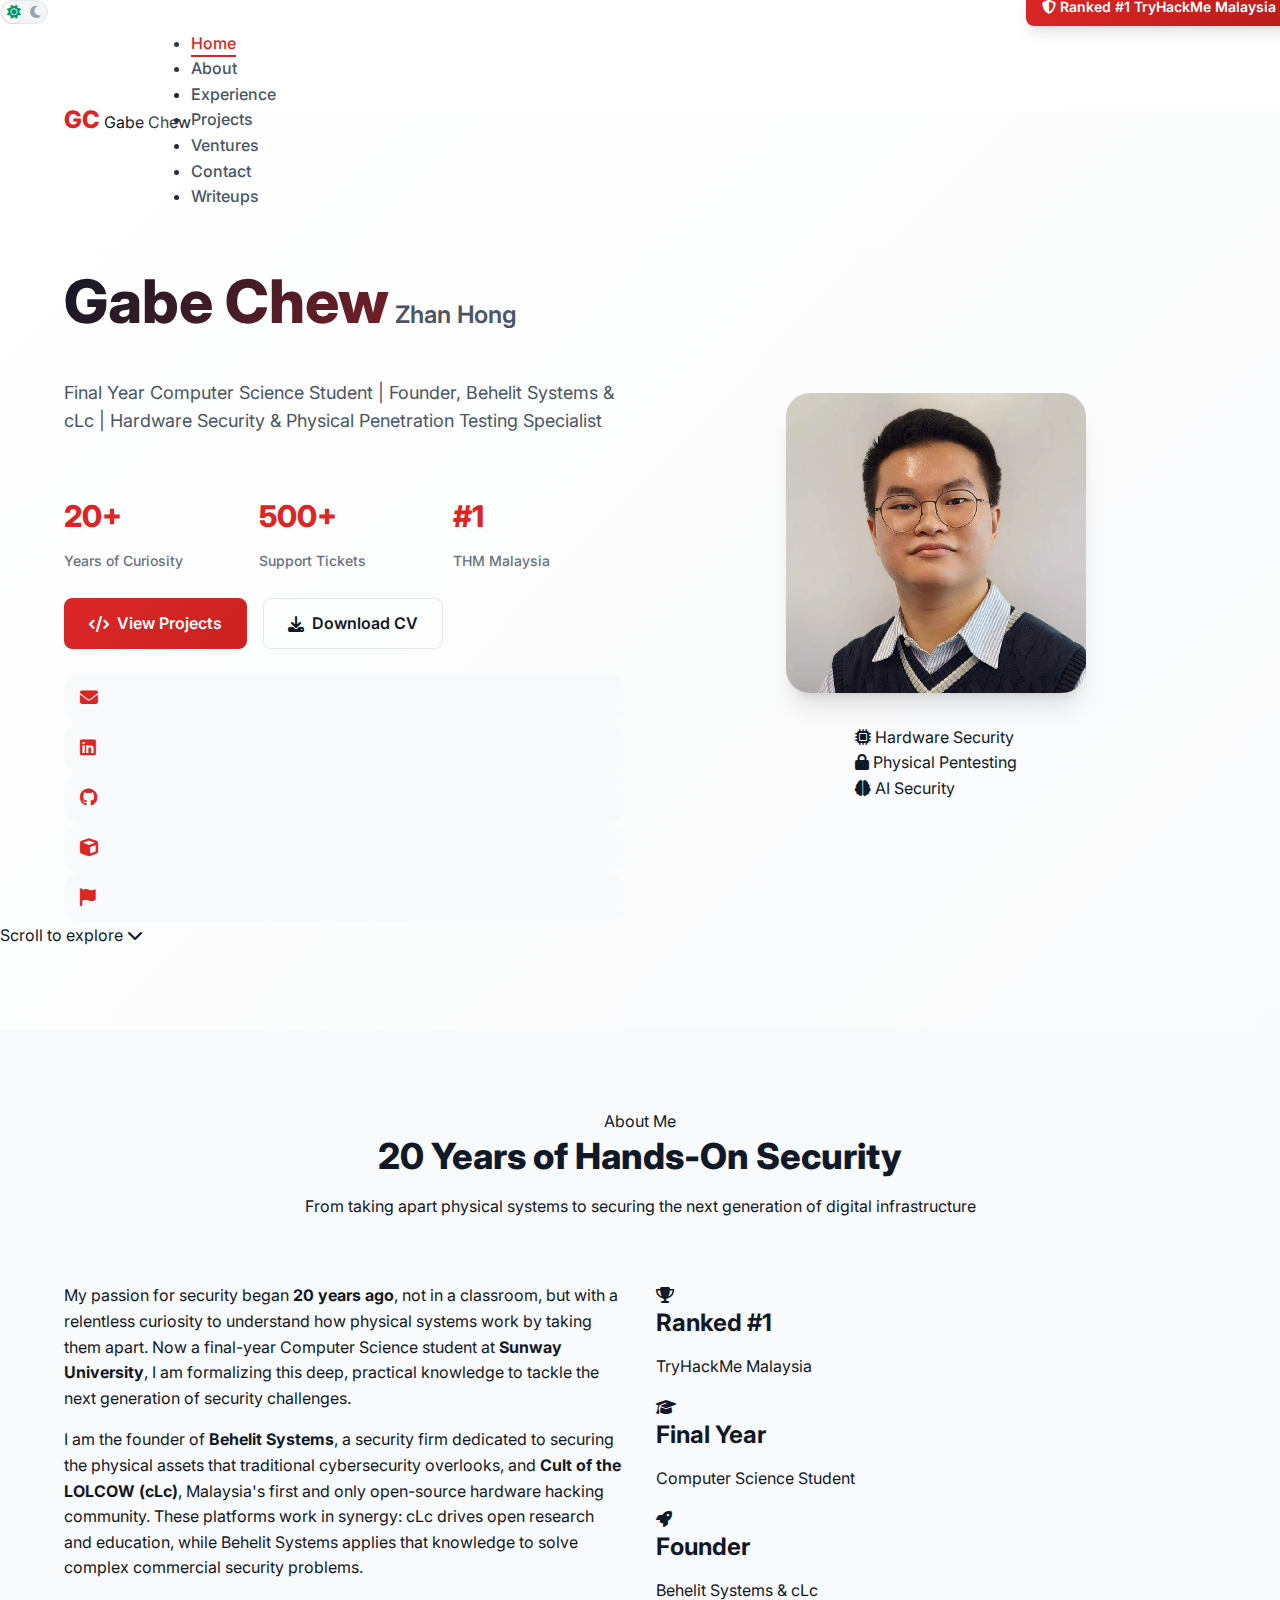
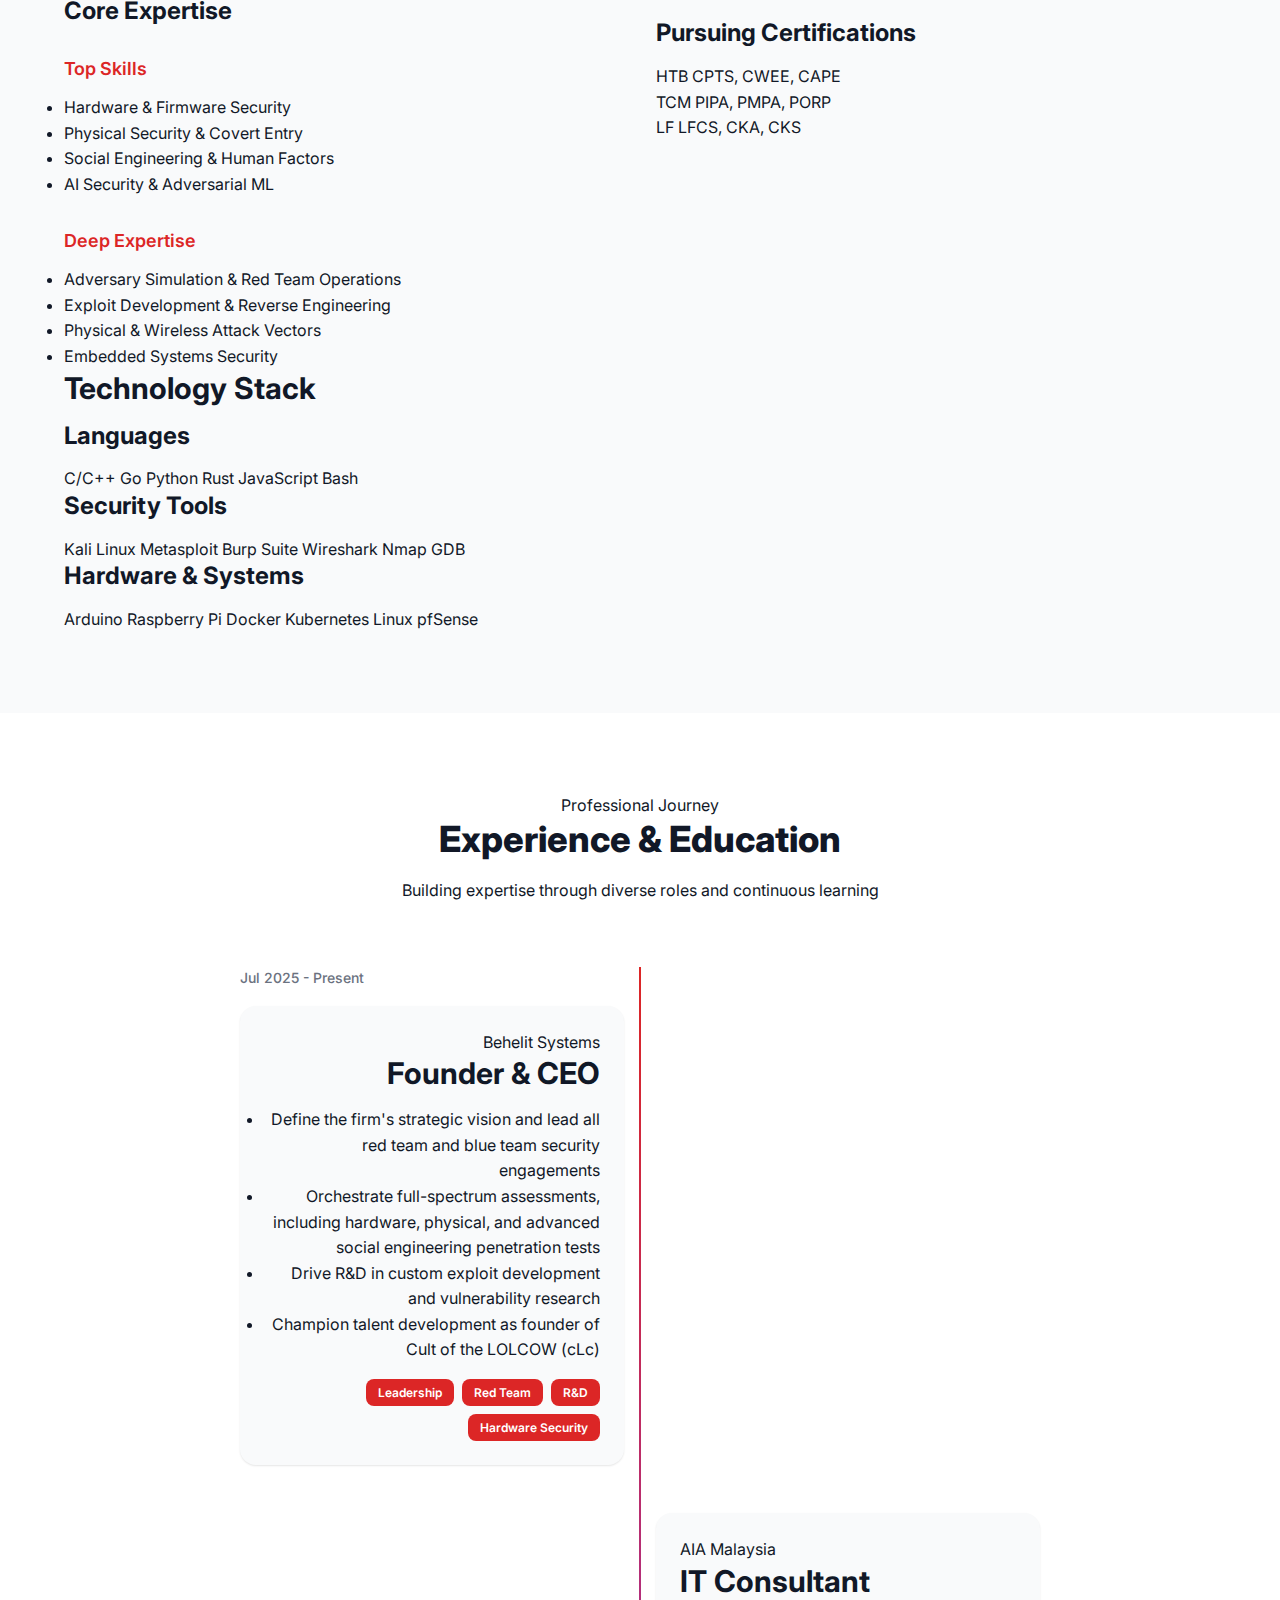
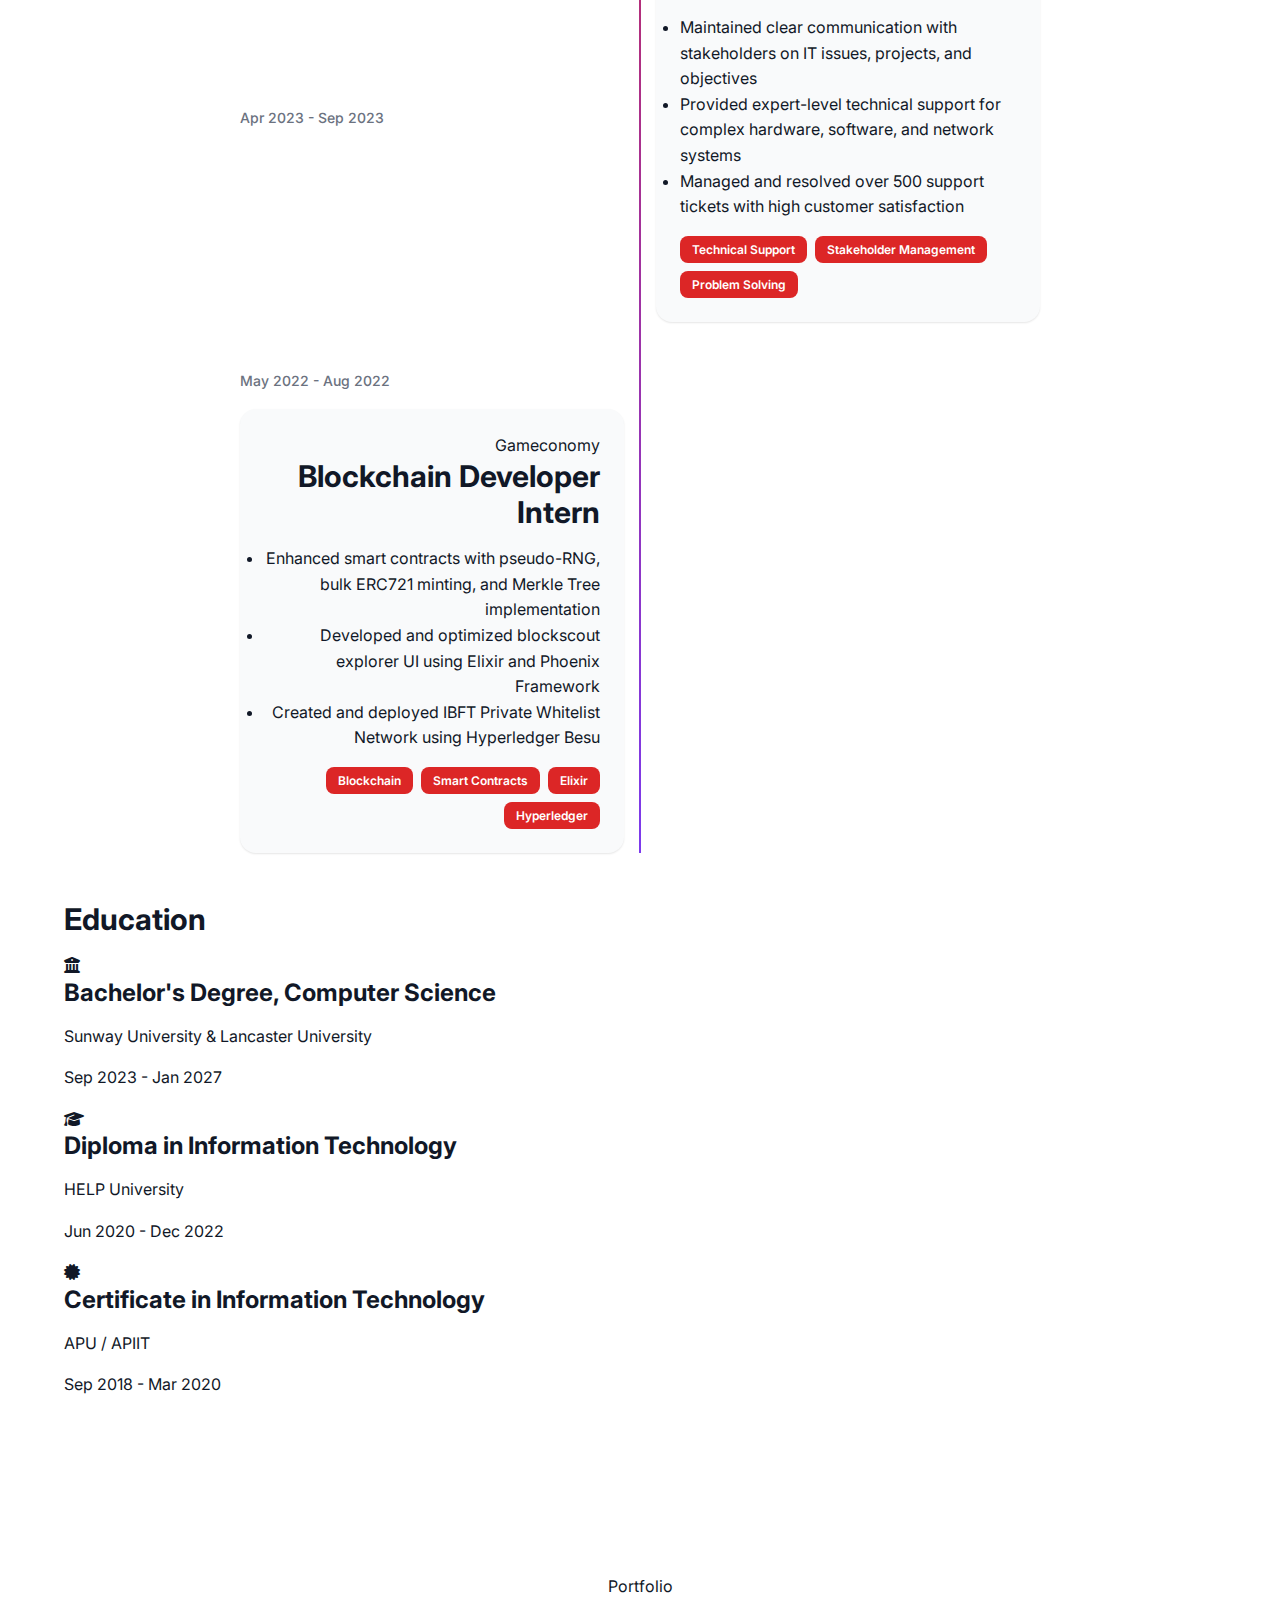
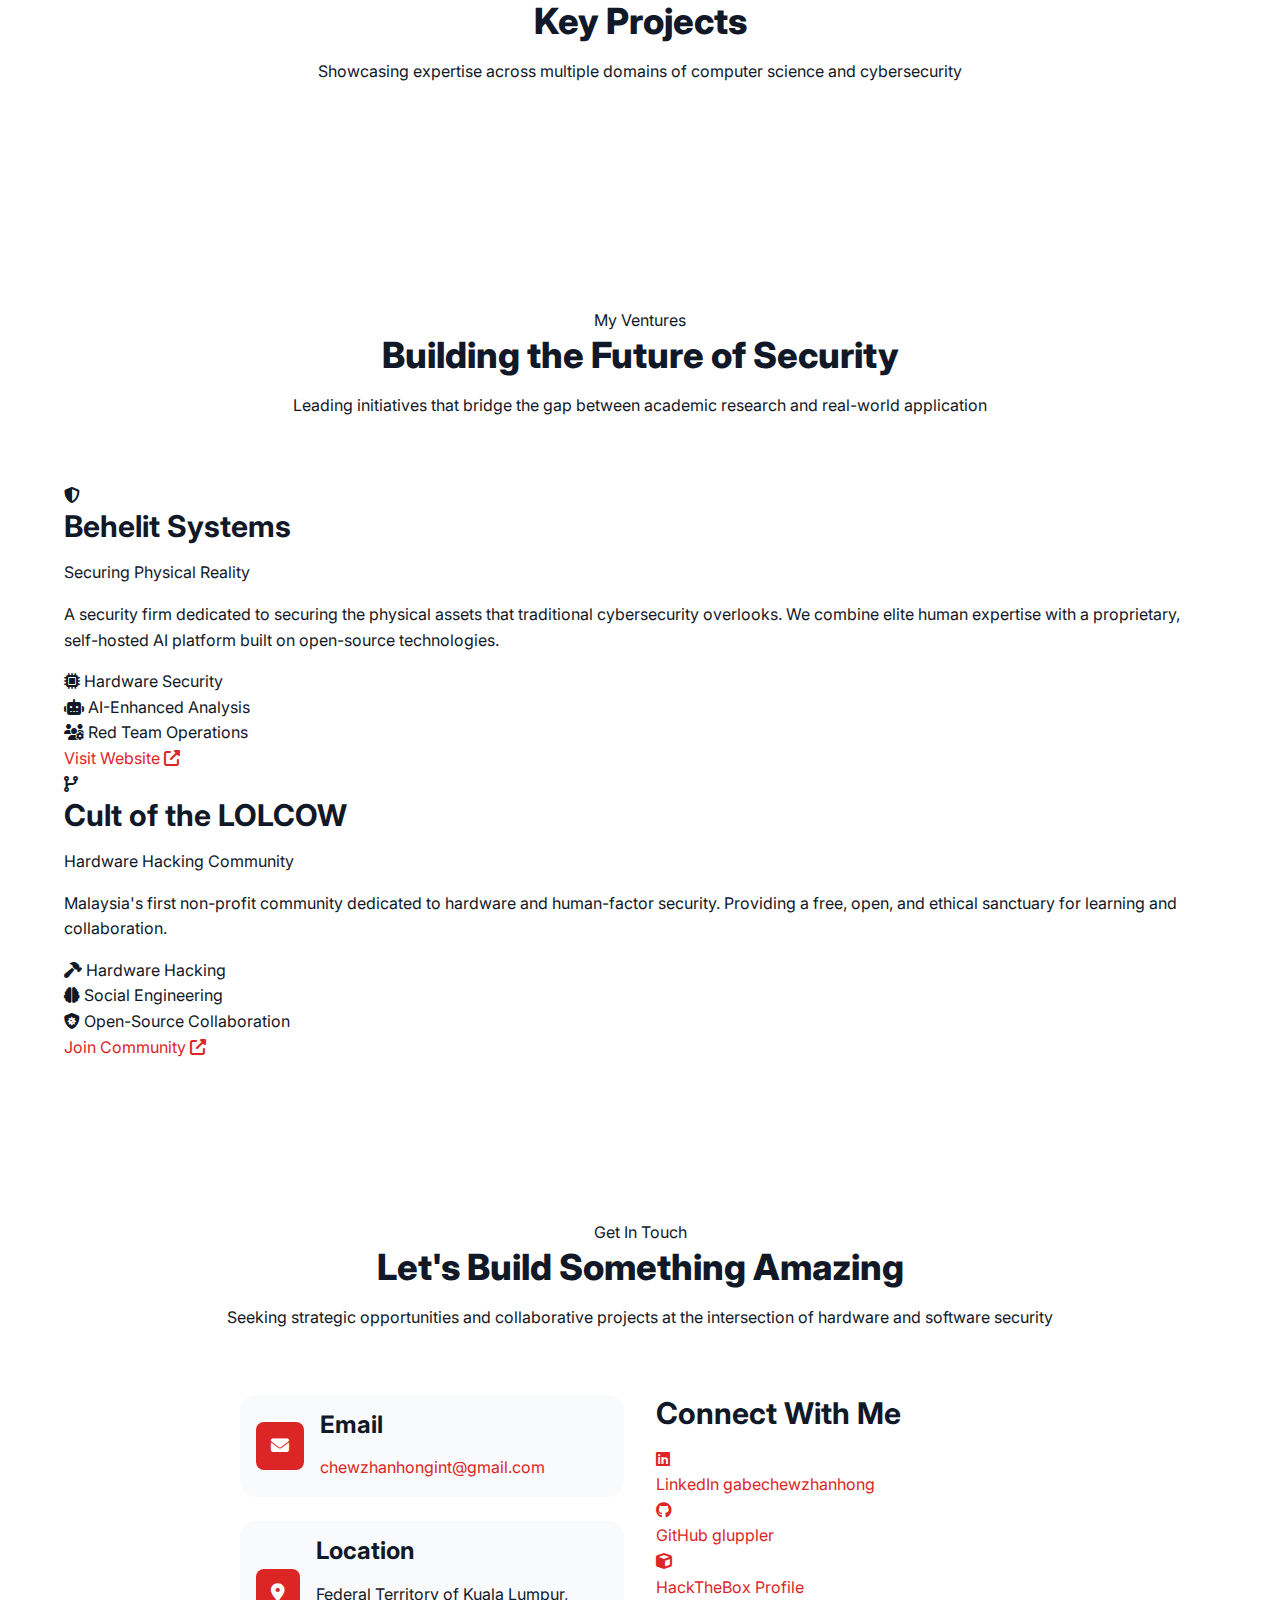
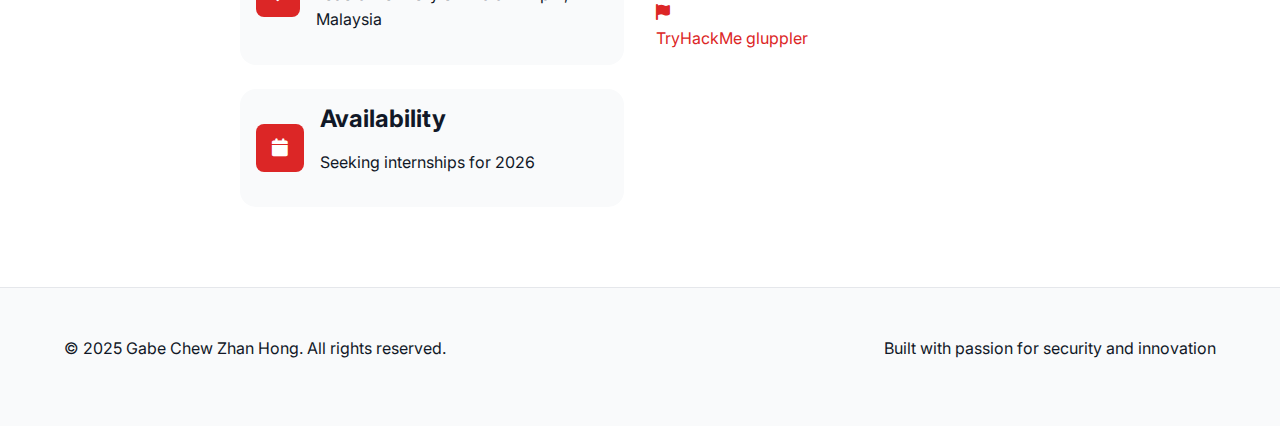
<file: index.html>
<!DOCTYPE html>
<html lang="en">
<head>
    <meta charset="UTF-8">
    <meta name="viewport" content="width=device-width, initial-scale=1.0">
    <title>Gabe Chew Zhan Hong | Security Specialist & Founder</title>
    <meta name="description" content="Final Year Computer Science Student, Founder of Behelit Systems & cLc, Ranked #1 TryHackMe Malaysia. Specializing in Hardware Security & Physical Penetration Testing.">
    <link rel="icon" type="image/x-icon" href="./public/favicon.ico">
    <link rel="stylesheet" href="./css/styles.css">
    <link rel="stylesheet" href="./css/animations.css">
    <link href="https://cdnjs.cloudflare.com/ajax/libs/font-awesome/6.4.0/css/all.min.css" rel="stylesheet">
    <link href="https://fonts.googleapis.com/css2?family=Inter:wght@300;400;500;600;700;800&family=JetBrains+Mono:wght@400;500;600&display=swap" rel="stylesheet">
</head>
<body>
    <button id="theme-toggle" class="theme-toggle" aria-label="Toggle dark mode">
        <i class="fas fa-moon"></i>
        <i class="fas fa-sun"></i>
    </button>

    <nav class="nav" id="nav">
        <div class="nav-container">
            <div class="nav-brand">
                <span class="nav-logo">GC</span>
                <span class="nav-name">Gabe Chew</span>
            </div>
            <ul class="nav-links" id="nav-links">
                <li><a href="#home" class="nav-link active">Home</a></li>
                <li><a href="#about" class="nav-link">About</a></li>
                <li><a href="#experience" class="nav-link">Experience</a></li>
                <li><a href="#projects" class="nav-link">Projects</a></li>
                <li><a href="#ventures" class="nav-link">Ventures</a></li>
                <li><a href="#contact" class="nav-link">Contact</a></li>
                <li><a href="writeups.html" class="nav-link">Writeups</a></li>
            </ul>
            <button class="nav-toggle" id="nav-toggle" aria-label="Toggle navigation menu">
                <span></span>
                <span></span>
                <span></span>
            </button>
        </div>
    </nav>

    <section id="home" class="hero">
        <div class="hero-grid">
            <div class="hero-content">
                <div class="hero-badge animate-fade-up">
                    <i class="fas fa-shield-alt"></i>
                    <span>Ranked #1 TryHackMe Malaysia</span>
                </div>
                <h1 class="hero-title animate-fade-up" style="animation-delay: 0.1s;">
                    <span class="hero-name">Gabe Chew</span>
                    <span class="hero-subtitle">Zhan Hong</span>
                </h1>
                <p class="hero-description animate-fade-up" style="animation-delay: 0.2s;">
                    Final Year Computer Science Student | Founder, Behelit Systems & cLc | 
                    <span class="highlight">Hardware Security & Physical Penetration Testing Specialist</span>
                </p>
                <div class="hero-stats animate-fade-up" style="animation-delay: 0.3s;">
                    <div class="stat">
                        <span class="stat-number">20+</span>
                        <span class="stat-label">Years of Curiosity</span>
                    </div>
                    <div class="stat">
                        <span class="stat-number">500+</span>
                        <span class="stat-label">Support Tickets</span>
                    </div>
                    <div class="stat">
                        <span class="stat-number">#1</span>
                        <span class="stat-label">THM Malaysia</span>
                    </div>
                </div>
                <div class="hero-cta animate-fade-up" style="animation-delay: 0.4s;">
                    <a href="#projects" class="btn btn-primary">
                        <i class="fas fa-code"></i>
                        View Projects
                    </a>
                    <a href="./public/ChewZhanHongCV.pdf" target="_blank" class="btn btn-secondary">
                        <i class="fas fa-download"></i>
                        Download CV
                    </a>
                </div>
                <div class="hero-social animate-fade-up" style="animation-delay: 0.5s;">
                    <a href="mailto:chewzhanhongint@gmail.com" class="social-link" aria-label="Email">
                        <i class="fas fa-envelope"></i>
                    </a>
                    <a href="https://linkedin.com/in/gabechewzhanhong" target="_blank" class="social-link" aria-label="LinkedIn">
                        <i class="fab fa-linkedin"></i>
                    </a>
                    <a href="https://github.com/gluppler" target="_blank" class="social-link" aria-label="GitHub">
                        <i class="fab fa-github"></i>
                    </a>
                    <a href="https://app.hackthebox.com/users/2141842" target="_blank" class="social-link" aria-label="HackTheBox">
                        <i class="fas fa-cube"></i>
                    </a>
                    <a href="https://tryhackme.com/p/gluppler" target="_blank" class="social-link" aria-label="TryHackMe">
                        <i class="fas fa-flag"></i>
                    </a>
                </div>
            </div>
            <div class="hero-visual">
                <div class="hero-image-container animate-fade-up" style="animation-delay: 0.6s;">
                    <img src="./public/profile.webp" alt="Gabe Chew Zhan Hong" class="hero-image" loading="lazy">
                    <div class="hero-image-overlay"></div>
                </div>
                <div class="hero-floating-cards">
                    <div class="floating-card animate-float" style="animation-delay: 1s;">
                        <i class="fas fa-microchip"></i>
                        <span>Hardware Security</span>
                    </div>
                    <div class="floating-card animate-float" style="animation-delay: 1.2s;">
                        <i class="fas fa-lock"></i>
                        <span>Physical Pentesting</span>
                    </div>
                    <div class="floating-card animate-float" style="animation-delay: 1.4s;">
                        <i class="fas fa-brain"></i>
                        <span>AI Security</span>
                    </div>
                </div>
            </div>
        </div>
        <div class="hero-scroll-indicator">
            <span>Scroll to explore</span>
            <i class="fas fa-chevron-down"></i>
        </div>
    </section>

    <section id="about" class="section about">
        <div class="container">
            <div class="section-header">
                <span class="section-tag">About Me</span>
                <h2 class="section-title">20 Years of Hands-On Security</h2>
                <p class="section-description">
                    From taking apart physical systems to securing the next generation of digital infrastructure
                </p>
            </div>
            
            <div class="about-grid">
                <div class="about-content">
                    <div class="about-story">
                        <p class="about-paragraph">
                            My passion for security began <strong>20 years ago</strong>, not in a classroom, but with a relentless curiosity to understand how physical systems work by taking them apart. Now a final-year Computer Science student at <strong>Sunway University</strong>, I am formalizing this deep, practical knowledge to tackle the next generation of security challenges.
                        </p>
                        <p class="about-paragraph">
                            I am the founder of <strong>Behelit Systems</strong>, a security firm dedicated to securing the physical assets that traditional cybersecurity overlooks, and <strong>Cult of the LOLCOW (cLc)</strong>, Malaysia's first and only open-source hardware hacking community. These platforms work in synergy: cLc drives open research and education, while Behelit Systems applies that knowledge to solve complex commercial security problems.
                        </p>
                    </div>
                    
                    <div class="skills-section">
                        <h3 class="skills-title">Core Expertise</h3>
                        <div class="skills-grid">
                            <div class="skill-category">
                                <h4>Top Skills</h4>
                                <ul class="skill-list">
                                    <li>Hardware & Firmware Security</li>
                                    <li>Physical Security & Covert Entry</li>
                                    <li>Social Engineering & Human Factors</li>
                                    <li>AI Security & Adversarial ML</li>
                                </ul>
                            </div>
                            <div class="skill-category">
                                <h4>Deep Expertise</h4>
                                <ul class="skill-list">
                                    <li>Adversary Simulation & Red Team Operations</li>
                                    <li>Exploit Development & Reverse Engineering</li>
                                    <li>Physical & Wireless Attack Vectors</li>
                                    <li>Embedded Systems Security</li>
                                </ul>
                            </div>
                        </div>
                    </div>
                    
                    <div class="tech-stack">
                        <h3 class="tech-title">Technology Stack</h3>
                        <div class="tech-categories">
                            <div class="tech-category">
                                <h4>Languages</h4>
                                <div class="tech-tags">
                                    <span class="tech-tag">C/C++</span>
                                    <span class="tech-tag">Go</span>
                                    <span class="tech-tag">Python</span>
                                    <span class="tech-tag">Rust</span>
                                    <span class="tech-tag">JavaScript</span>
                                    <span class="tech-tag">Bash</span>
                                </div>
                            </div>
                            <div class="tech-category">
                                <h4>Security Tools</h4>
                                <div class="tech-tags">
                                    <span class="tech-tag">Kali Linux</span>
                                    <span class="tech-tag">Metasploit</span>
                                    <span class="tech-tag">Burp Suite</span>
                                    <span class="tech-tag">Wireshark</span>
                                    <span class="tech-tag">Nmap</span>
                                    <span class="tech-tag">GDB</span>
                                </div>
                            </div>
                            <div class="tech-category">
                                <h4>Hardware & Systems</h4>
                                <div class="tech-tags">
                                    <span class="tech-tag">Arduino</span>
                                    <span class="tech-tag">Raspberry Pi</span>
                                    <span class="tech-tag">Docker</span>
                                    <span class="tech-tag">Kubernetes</span>
                                    <span class="tech-tag">Linux</span>
                                    <span class="tech-tag">pfSense</span>
                                </div>
                            </div>
                        </div>
                    </div>
                </div>
                
                <div class="about-visual">
                    <div class="achievement-cards">
                        <div class="achievement-card">
                            <div class="achievement-icon">
                                <i class="fas fa-trophy"></i>
                            </div>
                            <div class="achievement-content">
                                <h4>Ranked #1</h4>
                                <p>TryHackMe Malaysia</p>
                            </div>
                        </div>
                        <div class="achievement-card">
                            <div class="achievement-icon">
                                <i class="fas fa-graduation-cap"></i>
                            </div>
                            <div class="achievement-content">
                                <h4>Final Year</h4>
                                <p>Computer Science Student</p>
                            </div>
                        </div>
                        <div class="achievement-card">
                            <div class="achievement-icon">
                                <i class="fas fa-rocket"></i>
                            </div>
                            <div class="achievement-content">
                                <h4>Founder</h4>
                                <p>Behelit Systems & cLc</p>
                            </div>
                        </div>
                    </div>
                    
                    <div class="certification-preview">
                        <h4>Pursuing Certifications</h4>
                        <div class="cert-list">
                            <div class="cert-item">
                                <span class="cert-provider">HTB</span>
                                <span class="cert-name">CPTS, CWEE, CAPE</span>
                            </div>
                            <div class="cert-item">
                                <span class="cert-provider">TCM</span>
                                <span class="cert-name">PIPA, PMPA, PORP</span>
                            </div>
                            <div class="cert-item">
                                <span class="cert-provider">LF</span>
                                <span class="cert-name">LFCS, CKA, CKS</span>
                            </div>
                        </div>
                    </div>
                </div>
            </div>
        </div>
    </section>

    <section id="experience" class="section experience">
        <div class="container">
            <div class="section-header">
                <span class="section-tag">Professional Journey</span>
                <h2 class="section-title">Experience & Education</h2>
                <p class="section-description">
                    Building expertise through diverse roles and continuous learning
                </p>
            </div>
            
            <div class="timeline">
                <div class="timeline-item">
                    <div class="timeline-date">Jul 2025 - Present</div>
                    <div class="timeline-content">
                        <div class="timeline-company">Behelit Systems</div>
                        <h3 class="timeline-role">Founder & CEO</h3>
                        <ul class="timeline-achievements">
                            <li>Define the firm's strategic vision and lead all red team and blue team security engagements</li>
                            <li>Orchestrate full-spectrum assessments, including hardware, physical, and advanced social engineering penetration tests</li>
                            <li>Drive R&D in custom exploit development and vulnerability research</li>
                            <li>Champion talent development as founder of Cult of the LOLCOW (cLc)</li>
                        </ul>
                        <div class="timeline-tags">
                            <span class="tag">Leadership</span>
                            <span class="tag">Red Team</span>
                            <span class="tag">R&D</span>
                            <span class="tag">Hardware Security</span>
                        </div>
                    </div>
                </div>
                
                <div class="timeline-item">
                    <div class="timeline-date">Apr 2023 - Sep 2023</div>
                    <div class="timeline-content">
                        <div class="timeline-company">AIA Malaysia</div>
                        <h3 class="timeline-role">IT Consultant</h3>
                        <ul class="timeline-achievements">
                            <li>Maintained clear communication with stakeholders on IT issues, projects, and objectives</li>
                            <li>Provided expert-level technical support for complex hardware, software, and network systems</li>
                            <li>Managed and resolved over 500 support tickets with high customer satisfaction</li>
                        </ul>
                        <div class="timeline-tags">
                            <span class="tag">Technical Support</span>
                            <span class="tag">Stakeholder Management</span>
                            <span class="tag">Problem Solving</span>
                        </div>
                    </div>
                </div>
                
                <div class="timeline-item">
                    <div class="timeline-date">May 2022 - Aug 2022</div>
                    <div class="timeline-content">
                        <div class="timeline-company">Gameconomy</div>
                        <h3 class="timeline-role">Blockchain Developer Intern</h3>
                        <ul class="timeline-achievements">
                            <li>Enhanced smart contracts with pseudo-RNG, bulk ERC721 minting, and Merkle Tree implementation</li>
                            <li>Developed and optimized blockscout explorer UI using Elixir and Phoenix Framework</li>
                            <li>Created and deployed IBFT Private Whitelist Network using Hyperledger Besu</li>
                        </ul>
                        <div class="timeline-tags">
                            <span class="tag">Blockchain</span>
                            <span class="tag">Smart Contracts</span>
                            <span class="tag">Elixir</span>
                            <span class="tag">Hyperledger</span>
                        </div>
                    </div>
                </div>
            </div>
            
            <div class="education-section">
                <h3 class="education-title">Education</h3>
                <div class="education-cards">
                    <div class="education-card">
                        <div class="education-icon">
                            <i class="fas fa-university"></i>
                        </div>
                        <div class="education-content">
                            <h4>Bachelor's Degree, Computer Science</h4>
                            <p class="education-school">Sunway University & Lancaster University</p>
                            <p class="education-date">Sep 2023 - Jan 2027</p>
                        </div>
                    </div>
                    <div class="education-card">
                        <div class="education-icon">
                            <i class="fas fa-graduation-cap"></i>
                        </div>
                        <div class="education-content">
                            <h4>Diploma in Information Technology</h4>
                            <p class="education-school">HELP University</p>
                            <p class="education-date">Jun 2020 - Dec 2022</p>
                        </div>
                    </div>
                    <div class="education-card">
                        <div class="education-icon">
                            <i class="fas fa-certificate"></i>
                        </div>
                        <div class="education-content">
                            <h4>Certificate in Information Technology</h4>
                            <p class="education-school">APU / APIIT</p>
                            <p class="education-date">Sep 2018 - Mar 2020</p>
                        </div>
                    </div>
                </div>
            </div>
        </div>
    </section>

    <section id="projects" class="section projects">
        <div class="container">
            <div class="section-header">
                <span class="section-tag">Portfolio</span>
                <h2 class="section-title">Key Projects</h2>
                <p class="section-description">
                    Showcasing expertise across multiple domains of computer science and cybersecurity
                </p>
            </div>
            
            <div class="projects-grid" id="projects-grid">
                </div>
        </div>
    </section>

    <section id="ventures" class="section ventures">
        <div class="container">
            <div class="section-header">
                <span class="section-tag">My Ventures</span>
                <h2 class="section-title">Building the Future of Security</h2>
                <p class="section-description">
                    Leading initiatives that bridge the gap between academic research and real-world application
                </p>
            </div>
            
            <div class="ventures-grid">
                <div class="venture-card primary">
                    <div class="venture-header">
                        <div class="venture-icon">
                            <i class="fas fa-shield-alt"></i>
                        </div>
                        <div class="venture-meta">
                            <h3 class="venture-title">Behelit Systems</h3>
                            <p class="venture-subtitle">Securing Physical Reality</p>
                        </div>
                    </div>
                    <div class="venture-content">
                        <p class="venture-description">
                            A security firm dedicated to securing the physical assets that traditional cybersecurity overlooks. 
                            We combine elite human expertise with a proprietary, self-hosted AI platform built on open-source technologies.
                        </p>
                        <div class="venture-features">
                            <div class="feature">
                                <i class="fas fa-microchip"></i>
                                <span>Hardware Security</span>
                            </div>
                            <div class="feature">
                                <i class="fas fa-robot"></i>
                                <span>AI-Enhanced Analysis</span>
                            </div>
                            <div class="feature">
                                <i class="fas fa-users-cog"></i>
                                <span>Red Team Operations</span>
                            </div>
                        </div>
                        <a href="https://www.behelitsystems.com" target="_blank" class="venture-cta">
                            <span>Visit Website</span>
                            <i class="fas fa-external-link-alt"></i>
                        </a>
                    </div>
                </div>
                
                <div class="venture-card secondary">
                    <div class="venture-header">
                        <div class="venture-icon">
                            <i class="fas fa-code-branch"></i>
                        </div>
                        <div class="venture-meta">
                            <h3 class="venture-title">Cult of the LOLCOW</h3>
                            <p class="venture-subtitle">Hardware Hacking Community</p>
                        </div>
                    </div>
                    <div class="venture-content">
                        <p class="venture-description">
                            Malaysia's first non-profit community dedicated to hardware and human-factor security. 
                            Providing a free, open, and ethical sanctuary for learning and collaboration.
                        </p>
                        <div class="venture-features">
                            <div class="feature">
                                <i class="fas fa-hammer"></i>
                                <span>Hardware Hacking</span>
                            </div>
                            <div class="feature">
                                <i class="fas fa-brain"></i>
                                <span>Social Engineering</span>
                            </div>
                            <div class="feature">
                                <i class="fas fa-shield-virus"></i>
                                <span>Open-Source Collaboration</span>
                            </div>
                        </div>
                        <a href="https://www.cultlolcow.com" target="_blank" class="venture-cta">
                            <span>Join Community</span>
                            <i class="fas fa-external-link-alt"></i>
                        </a>
                    </div>
                </div>
            </div>
        </div>
    </section>

    <section id="contact" class="section contact">
        <div class="container">
            <div class="section-header">
                <span class="section-tag">Get In Touch</span>
                <h2 class="section-title">Let's Build Something Amazing</h2>
                <p class="section-description">
                    Seeking strategic opportunities and collaborative projects at the intersection of hardware and software security
                </p>
            </div>
            
            <div class="contact-grid">
                <div class="contact-info">
                    <div class="contact-item">
                        <div class="contact-icon">
                            <i class="fas fa-envelope"></i>
                        </div>
                        <div class="contact-content">
                            <h4>Email</h4>
                            <a href="mailto:chewzhanhongint@gmail.com">chewzhanhongint@gmail.com</a>
                        </div>
                    </div>
                    <div class="contact-item">
                        <div class="contact-icon">
                            <i class="fas fa-map-marker-alt"></i>
                        </div>
                        <div class="contact-content">
                            <h4>Location</h4>
                            <p>Federal Territory of Kuala Lumpur, Malaysia</p>
                        </div>
                    </div>
                    <div class="contact-item">
                        <div class="contact-icon">
                            <i class="fas fa-calendar"></i>
                        </div>
                        <div class="contact-content">
                            <h4>Availability</h4>
                            <p>Seeking internships for 2026</p>
                        </div>
                    </div>
                </div>
                
                <div class="contact-platforms">
                    <h3>Connect With Me</h3>
                    <div class="platform-links">
                        <a href="https://linkedin.com/in/gabechewzhanhong" target="_blank" class="platform-link linkedin">
                            <i class="fab fa-linkedin"></i>
                            <div class="platform-info">
                                <span class="platform-name">LinkedIn</span>
                                <span class="platform-handle">gabechewzhanhong</span>
                            </div>
                        </a>
                        <a href="https://github.com/gluppler" target="_blank" class="platform-link github">
                            <i class="fab fa-github"></i>
                            <div class="platform-info">
                                <span class="platform-name">GitHub</span>
                                <span class="platform-handle">gluppler</span>
                            </div>
                        </a>
                        <a href="https://app.hackthebox.com/users/2141842" target="_blank" class="platform-link hackthebox">
                            <i class="fas fa-cube"></i>
                            <div class="platform-info">
                                <span class="platform-name">HackTheBox</span>
                                <span class="platform-handle">Profile</span>
                            </div>
                        </a>
                        <a href="https://tryhackme.com/p/gluppler" target="_blank" class="platform-link tryhackme">
                            <i class="fas fa-flag"></i>
                            <div class="platform-info">
                                <span class="platform-name">TryHackMe</span>
                                <span class="platform-handle">gluppler</span>
                            </div>
                        </a>
                    </div>
                </div>
            </div>
        </div>
    </section>

    <footer class="footer">
        <div class="container">
            <div class="footer-content">
                <div class="footer-left">
                    <p>&copy; 2025 Gabe Chew Zhan Hong. All rights reserved.</p>
                </div>
                <div class="footer-right">
                    <p>Built with passion for security and innovation</p>
                </div>
            </div>
        </div>
    </footer>

    <script src="./js/script.js"></script>
</body>
</html>
</file>
<file: css/styles.css>
/* ===== CSS CUSTOM PROPERTIES ===== */
:root {
  /* Colors - Light Theme */
  --color-primary: #dc2626;
  --color-primary-dark: #b91c1c;
  --color-primary-light: #fca5a5;
  --color-secondary: #7c3aed;
  --color-accent: #059669;
  
  /* Neutral Colors */
  --color-white: #ffffff;
  --color-gray-50: #f9fafb;
  --color-gray-100: #f3f4f6;
  --color-gray-200: #e5e7eb;
  --color-gray-300: #d1d5db;
  --color-gray-400: #9ca3af;
  --color-gray-500: #6b7280;
  --color-gray-600: #4b5563;
  --color-gray-700: #374151;
  --color-gray-800: #1f2937;
  --color-gray-900: #111827;
  --color-black: #000000;
  
  /* Theme Colors */
  --bg-primary: var(--color-white);
  --bg-secondary: var(--color-gray-50);
  --bg-tertiary: var(--color-gray-100);
  --text-primary: var(--color-gray-900);
  --text-secondary: var(--color-gray-600);
  --text-muted: var(--color-gray-500);
  --border-color: var(--color-gray-200);
  --shadow-color: rgba(0, 0, 0, 0.1);
  
  /* Typography */
  --font-family-primary: 'Inter', -apple-system, BlinkMacSystemFont, 'Segoe UI', Roboto, sans-serif;
  --font-family-mono: 'JetBrains Mono', 'Fira Code', Consolas, monospace;
  
  /* Font Sizes */
  --text-xs: 0.75rem;
  --text-sm: 0.875rem;
  --text-base: 1rem;
  --text-lg: 1.125rem;
  --text-xl: 1.25rem;
  --text-2xl: 1.5rem;
  --text-3xl: 1.875rem;
  --text-4xl: 2.25rem;
  --text-5xl: 3rem;
  --text-6xl: 3.75rem;
  
  /* Spacing */
  --space-1: 0.25rem;
  --space-2: 0.5rem;
  --space-3: 0.75rem;
  --space-4: 1rem;
  --space-5: 1.25rem;
  --space-6: 1.5rem;
  --space-8: 2rem;
  --space-10: 2.5rem;
  --space-12: 3rem;
  --space-16: 4rem;
  --space-20: 5rem;
  --space-24: 6rem;
  
  /* Grid System */
  --container-max-width: 1200px;
  --container-padding: var(--space-6);
  --grid-gap: var(--space-8);
  --grid-gap-sm: var(--space-4);
  
  /* Borders */
  --border-radius-sm: 0.25rem;
  --border-radius: 0.5rem;
  --border-radius-lg: 1rem;
  --border-radius-xl: 1.5rem;
  --border-width: 1px;
  
  /* Shadows */
  --shadow-sm: 0 1px 2px 0 var(--shadow-color);
  --shadow: 0 1px 3px 0 var(--shadow-color), 0 1px 2px -1px var(--shadow-color);
  --shadow-md: 0 4px 6px -1px var(--shadow-color), 0 2px 4px -2px var(--shadow-color);
  --shadow-lg: 0 10px 15px -3px var(--shadow-color), 0 4px 6px -4px var(--shadow-color);
  --shadow-xl: 0 20px 25px -5px var(--shadow-color), 0 8px 10px -6px var(--shadow-color);
  
  /* Transitions */
  --transition-fast: 150ms ease-in-out;
  --transition-base: 250ms ease-in-out;
  --transition-slow: 350ms ease-in-out;
  
  /* Z-index */
  --z-dropdown: 1000;
  --z-sticky: 1020;
  --z-fixed: 1030;
  --z-modal: 1050;
  --z-popover: 1060;
  --z-tooltip: 1070;
}

/* Dark Theme */
[data-theme="dark"] {
  --bg-primary: var(--color-gray-900);
  --bg-secondary: var(--color-gray-800);
  --bg-tertiary: var(--color-gray-700);
  --text-primary: var(--color-gray-50);
  --text-secondary: var(--color-gray-300);
  --text-muted: var(--color-gray-400);
  --border-color: var(--color-gray-700);
  --shadow-color: rgba(0, 0, 0, 0.3);
}

/* ===== BASE STYLES ===== */
* {
  box-sizing: border-box;
  margin: 0;
  padding: 0;
}

html {
  scroll-behavior: smooth;
  scroll-padding-top: 80px;
}

body {
  font-family: var(--font-family-primary);
  font-size: var(--text-base);
  line-height: 1.6;
  color: var(--text-primary);
  background-color: var(--bg-primary);
  transition: background-color var(--transition-base), color var(--transition-base);
}

/* ===== TYPOGRAPHY ===== */
h1, h2, h3, h4, h5, h6 {
  font-weight: 700;
  line-height: 1.2;
  margin-bottom: var(--space-4);
}

h1 { font-size: var(--text-5xl); }
h2 { font-size: var(--text-4xl); }
h3 { font-size: var(--text-3xl); }
h4 { font-size: var(--text-2xl); }
h5 { font-size: var(--text-xl); }
h6 { font-size: var(--text-lg); }

p {
  margin-bottom: var(--space-4);
}

a {
  color: var(--color-primary);
  text-decoration: none;
  transition: color var(--transition-fast);
}

a:hover {
  color: var(--color-primary-dark);
}

/* ===== LAYOUT UTILITIES ===== */
.container {
  max-width: var(--container-max-width);
  margin: 0 auto;
  padding: 0 var(--container-padding);
}

.grid {
  display: grid;
  gap: var(--grid-gap);
}

.grid-cols-1 { grid-template-columns: 1fr; }
.grid-cols-2 { grid-template-columns: repeat(2, 1fr); }
.grid-cols-3 { grid-template-columns: repeat(3, 1fr); }
.grid-cols-4 { grid-template-columns: repeat(4, 1fr); }

@media (max-width: 768px) {
  .grid-cols-2,
  .grid-cols-3,
  .grid-cols-4 {
    grid-template-columns: 1fr;
  }
}

/* ===== BUTTON COMPONENTS ===== */
.btn {
  display: inline-flex;
  align-items: center;
  justify-content: center;
  gap: var(--space-2);
  padding: var(--space-3) var(--space-6);
  font-size: var(--text-base);
  font-weight: 600;
  text-decoration: none;
  border: var(--border-width) solid transparent;
  border-radius: var(--border-radius);
  cursor: pointer;
  transition: all var(--transition-fast);
  white-space: nowrap;
}

.btn-primary {
  background-color: var(--color-primary);
  color: var(--color-white);
  border-color: var(--color-primary);
}

.btn-primary:hover {
  background-color: var(--color-primary-dark);
  border-color: var(--color-primary-dark);
  color: var(--color-white);
  transform: translateY(-1px);
  box-shadow: var(--shadow-md);
}

.btn-secondary {
  background-color: transparent;
  color: var(--text-primary);
  border-color: var(--border-color);
}

.btn-secondary:hover {
  background-color: var(--bg-tertiary);
  color: var(--text-primary);
  transform: translateY(-1px);
  box-shadow: var(--shadow-md);
}

/* ===== NAVIGATION ===== */
.navbar {
  position: fixed;
  top: 0;
  left: 0;
  right: 0;
  z-index: var(--z-fixed);
  background-color: var(--bg-primary);
  backdrop-filter: blur(10px);
  border-bottom: var(--border-width) solid var(--border-color);
  transition: all var(--transition-base);
}

.nav-container {
  display: grid;
  grid-template-columns: auto 1fr auto;
  align-items: center;
  max-width: var(--container-max-width);
  margin: 0 auto;
  padding: 0 var(--container-padding);
  height: 80px;
}

.nav-logo {
  font-size: var(--text-2xl);
  font-weight: 800;
  color: var(--color-primary);
}

.nav-menu {
  display: flex;
  align-items: center;
  justify-content: center;
  gap: var(--space-8);
}

.nav-link {
  font-weight: 500;
  color: var(--text-secondary);
  transition: color var(--transition-fast);
  position: relative;
}

.nav-link:hover,
.nav-link.active {
  color: var(--color-primary);
}

.nav-link::after {
  content: '';
  position: absolute;
  bottom: -4px;
  left: 0;
  width: 0;
  height: 2px;
  background-color: var(--color-primary);
  transition: width var(--transition-fast);
}

.nav-link:hover::after,
.nav-link.active::after {
  width: 100%;
}

.theme-toggle {
  position: relative;
  width: 48px;
  height: 24px;
  background-color: var(--bg-tertiary);
  border: var(--border-width) solid var(--border-color);
  border-radius: 12px;
  cursor: pointer;
  transition: all var(--transition-base);
}

.theme-toggle i {
  position: absolute;
  top: 50%;
  transform: translateY(-50%);
  font-size: var(--text-sm);
  transition: all var(--transition-base);
}

.theme-toggle .fa-sun {
  left: 6px;
  color: var(--color-accent);
}

.theme-toggle .fa-moon {
  right: 6px;
  color: var(--color-gray-400);
}

[data-theme="dark"] .theme-toggle .fa-sun {
  color: var(--color-gray-400);
}

[data-theme="dark"] .theme-toggle .fa-moon {
  color: var(--color-accent);
}

.nav-toggle {
  display: none;
  flex-direction: column;
  cursor: pointer;
  gap: 4px;
}

.nav-toggle span {
  width: 24px;
  height: 2px;
  background-color: var(--text-primary);
  transition: all var(--transition-base);
}

/* ===== HERO SECTION ===== */
.hero {
  padding: calc(80px + var(--space-20)) 0 var(--space-20);
  background: linear-gradient(135deg, var(--bg-primary) 0%, var(--bg-secondary) 100%);
}

.hero-grid {
  display: grid;
  grid-template-columns: 1fr 1fr;
  gap: var(--grid-gap);
  align-items: center;
  max-width: var(--container-max-width);
  margin: 0 auto;
  padding: 0 var(--container-padding);
}

.hero-content {
  display: flex;
  flex-direction: column;
  gap: var(--space-6);
}

.hero-greeting {
  font-size: var(--text-lg);
  color: var(--color-primary);
  font-weight: 600;
}

.hero-name {
  font-size: var(--text-6xl);
  font-weight: 800;
  line-height: 1;
  margin-bottom: var(--space-4);
  background: linear-gradient(135deg, var(--text-primary), var(--color-primary));
  -webkit-background-clip: text;
  -webkit-text-fill-color: transparent;
  background-clip: text;
}

.hero-title {
  font-size: var(--text-2xl);
  color: var(--text-secondary);
  font-weight: 600;
  margin-bottom: var(--space-6);
}

.hero-description {
  font-size: var(--text-lg);
  color: var(--text-secondary);
  line-height: 1.6;
  margin-bottom: var(--space-8);
}

.hero-cta {
  display: flex;
  gap: var(--space-4);
  align-items: center;
}

.hero-visual {
  display: flex;
  flex-direction: column;
  align-items: center;
  gap: var(--space-8);
}

.hero-image-container {
  position: relative;
  width: 300px;
  height: 300px;
}

.hero-image {
  width: 100%;
  height: 100%;
  object-fit: cover;
  border-radius: var(--border-radius-xl);
  box-shadow: var(--shadow-xl);
}

.hero-badge {
  position: absolute;
  top: -12px;
  right: -12px;
  background: linear-gradient(135deg, var(--color-primary), var(--color-primary-dark));
  color: var(--color-white);
  padding: var(--space-2) var(--space-4);
  border-radius: var(--border-radius);
  font-size: var(--text-sm);
  font-weight: 600;
  box-shadow: var(--shadow-lg);
}

.hero-stats {
  display: grid;
  grid-template-columns: repeat(3, 1fr);
  gap: var(--space-6);
  width: 100%;
}

.stat-item {
  text-align: center;
  padding: var(--space-4);
  background-color: var(--bg-secondary);
  border-radius: var(--border-radius-lg);
  box-shadow: var(--shadow-sm);
}

.stat-number {
  display: block;
  font-size: var(--text-3xl);
  font-weight: 800;
  color: var(--color-primary);
  margin-bottom: var(--space-2);
}

.stat-label {
  font-size: var(--text-sm);
  color: var(--text-muted);
  font-weight: 500;
}

/* ===== SECTION STYLES ===== */
section {
  padding: var(--space-20) 0;
}

.section-header {
  text-align: center;
  margin-bottom: var(--space-16);
}

.section-title {
  font-size: var(--text-4xl);
  font-weight: 800;
  margin-bottom: var(--space-4);
}

.section-subtitle {
  font-size: var(--text-xl);
  color: var(--text-secondary);
  max-width: 600px;
  margin: 0 auto;
}

/* ===== ABOUT SECTION ===== */
.about {
  background-color: var(--bg-secondary);
}

.about-grid {
  display: grid;
  grid-template-columns: 1fr 1fr;
  gap: var(--grid-gap);
  align-items: start;
}

.about-intro {
  font-size: var(--text-lg);
  color: var(--text-secondary);
  margin-bottom: var(--space-8);
}

.about-highlights {
  display: flex;
  flex-direction: column;
  gap: var(--space-6);
}

.highlight-item {
  display: flex;
  align-items: start;
  gap: var(--space-4);
  padding: var(--space-6);
  background-color: var(--bg-primary);
  border-radius: var(--border-radius-lg);
  box-shadow: var(--shadow-sm);
  transition: all var(--transition-base);
}

.highlight-item:hover {
  transform: translateY(-2px);
  box-shadow: var(--shadow-md);
}

.highlight-item i {
  font-size: var(--text-2xl);
  color: var(--color-primary);
  margin-top: var(--space-1);
}

.highlight-item h4 {
  font-size: var(--text-lg);
  font-weight: 600;
  margin-bottom: var(--space-2);
}

.highlight-item p {
  color: var(--text-secondary);
  margin-bottom: 0;
}

.skills-section h3 {
  font-size: var(--text-2xl);
  font-weight: 700;
  margin-bottom: var(--space-8);
}

.skills-grid {
  display: flex;
  flex-direction: column;
  gap: var(--space-8);
}

.skill-category h4 {
  font-size: var(--text-lg);
  font-weight: 600;
  margin-bottom: var(--space-4);
  color: var(--color-primary);
}

.skill-tags {
  display: flex;
  flex-wrap: wrap;
  gap: var(--space-2);
}

.skill-tag {
  padding: var(--space-2) var(--space-3);
  background-color: var(--bg-primary);
  color: var(--text-secondary);
  font-size: var(--text-sm);
  font-weight: 500;
  border-radius: var(--border-radius);
  border: var(--border-width) solid var(--border-color);
  transition: all var(--transition-fast);
}

.skill-tag:hover {
  background-color: var(--color-primary);
  color: var(--color-white);
  border-color: var(--color-primary);
}

/* ===== TIMELINE STYLES ===== */
.timeline {
  position: relative;
  max-width: 800px;
  margin: 0 auto;
}

.timeline::before {
  content: '';
  position: absolute;
  left: 50%;
  transform: translateX(-50%);
  width: 2px;
  height: 100%;
  background: linear-gradient(to bottom, var(--color-primary), var(--color-secondary));
}

.timeline-item {
  position: relative;
  margin-bottom: var(--space-12);
  display: grid;
  grid-template-columns: 1fr auto 1fr;
  gap: var(--space-4);
  align-items: center;
}

.timeline-item:nth-child(odd) .timeline-content {
  grid-column: 1;
  text-align: right;
}

.timeline-item:nth-child(even) .timeline-content {
  grid-column: 3;
  text-align: left;
}

.timeline-marker {
  grid-column: 2;
  width: 16px;
  height: 16px;
  background-color: var(--color-primary);
  border: 4px solid var(--bg-primary);
  border-radius: 50%;
  z-index: 1;
  box-shadow: var(--shadow-md);
}

.timeline-content {
  padding: var(--space-6);
  background-color: var(--bg-secondary);
  border-radius: var(--border-radius-lg);
  box-shadow: var(--shadow-sm);
  transition: all var(--transition-base);
}

.timeline-content:hover {
  transform: translateY(-2px);
  box-shadow: var(--shadow-md);
}

.timeline-header {
  margin-bottom: var(--space-4);
}

.timeline-header h3 {
  font-size: var(--text-xl);
  font-weight: 700;
  margin-bottom: var(--space-1);
}

.timeline-header h4 {
  font-size: var(--text-lg);
  color: var(--color-primary);
  font-weight: 600;
  margin-bottom: var(--space-2);
}

.timeline-date {
  font-size: var(--text-sm);
  color: var(--text-muted);
  font-weight: 500;
}

.timeline-tags {
  display: flex;
  flex-wrap: wrap;
  gap: var(--space-2);
  margin-top: var(--space-4);
  justify-content: inherit;
}

.timeline-item:nth-child(odd) .timeline-tags {
  justify-content: flex-end;
}

.timeline-item:nth-child(even) .timeline-tags {
  justify-content: flex-start;
}

.tag {
  padding: var(--space-1) var(--space-3);
  background-color: var(--color-primary);
  color: var(--color-white);
  font-size: var(--text-xs);
  font-weight: 600;
  border-radius: var(--border-radius);
}

/* ===== PROJECTS SECTION ===== */
.projects-grid {
  display: grid;
  grid-template-columns: repeat(auto-fit, minmax(350px, 1fr));
  gap: var(--grid-gap);
}

.project-card {
  background-color: var(--bg-secondary);
  border-radius: var(--border-radius-xl);
  overflow: hidden;
  box-shadow: var(--shadow-sm);
  transition: all var(--transition-base);
}

.project-card:hover {
  transform: translateY(-4px);
  box-shadow: var(--shadow-xl);
}

.project-image {
  position: relative;
  height: 240px;
  overflow: hidden;
}

.project-image img {
  width: 100%;
  height: 100%;
  object-fit: cover;
  transition: transform var(--transition-slow);
}

.project-card:hover .project-image img {
  transform: scale(1.05);
}

.project-overlay {
  position: absolute;
  top: 0;
  left: 0;
  right: 0;
  bottom: 0;
  background: rgba(0, 0, 0, 0.7);
  display: flex;
  align-items: center;
  justify-content: center;
  opacity: 0;
  transition: opacity var(--transition-base);
}

.project-card:hover .project-overlay {
  opacity: 1;
}

.project-links {
  display: flex;
  gap: var(--space-4);
}

.project-link {
  width: 48px;
  height: 48px;
  background-color: var(--color-primary);
  color: var(--color-white);
  display: flex;
  align-items: center;
  justify-content: center;
  border-radius: var(--border-radius);
  font-size: var(--text-lg);
  transition: all var(--transition-fast);
}

.project-link:hover {
  background-color: var(--color-primary-dark);
  transform: scale(1.1);
  color: var(--color-white);
}

.project-content {
  padding: var(--space-6);
}

.project-title {
  font-size: var(--text-xl);
  font-weight: 700;
  margin-bottom: var(--space-4);
}

.project-description {
  color: var(--text-secondary);
  margin-bottom: var(--space-6);
  line-height: 1.6;
}

.project-tags {
  display: flex;
  flex-wrap: wrap;
  gap: var(--space-2);
  margin-bottom: var(--space-6);
}

.project-tag {
  padding: var(--space-1) var(--space-3);
  background-color: var(--bg-tertiary);
  color: var(--text-secondary);
  font-size: var(--text-xs);
  font-weight: 500;
  border-radius: var(--border-radius);
  border: var(--border-width) solid var(--border-color);
}

.project-cta {
  display: inline-flex;
  align-items: center;
  gap: var(--space-2);
  font-weight: 600;
  color: var(--color-primary);
  transition: all var(--transition-fast);
}

.project-cta:hover {
  color: var(--color-primary-dark);
  transform: translateX(4px);
}

/* ===== WRITEUPS SECTION ===== */
.writeups {
  background-color: var(--bg-secondary);
}

.writeups-grid {
  display: grid;
  grid-template-columns: repeat(auto-fit, minmax(300px, 1fr));
  gap: var(--grid-gap);
  margin-bottom: var(--space-12);
}

.writeup-card {
  background-color: var(--bg-primary);
  padding: var(--space-6);
  border-radius: var(--border-radius-lg);
  box-shadow: var(--shadow-sm);
  transition: all var(--transition-base);
}

.writeup-card:hover {
  transform: translateY(-2px);
  box-shadow: var(--shadow-md);
}

.writeup-meta {
  display: flex;
  align-items: center;
  justify-content: space-between;
  margin-bottom: var(--space-4);
  font-size: var(--text-sm);
  color: var(--text-muted);
}

.writeup-title {
  font-size: var(--text-lg);
  font-weight: 700;
  margin-bottom: var(--space-3);
}

.writeup-description {
  color: var(--text-secondary);
  margin-bottom: var(--space-4);
  line-height: 1.6;
}

.writeup-tags {
  display: flex;
  flex-wrap: wrap;
  gap: var(--space-2);
  margin-bottom: var(--space-4);
}

.writeup-tag {
  padding: var(--space-1) var(--space-2);
  background-color: var(--bg-tertiary);
  color: var(--text-muted);
  font-size: var(--text-xs);
  font-weight: 500;
  border-radius: var(--border-radius-sm);
}

.writeup-link {
  display: inline-flex;
  align-items: center;
  gap: var(--space-2);
  font-weight: 600;
  color: var(--color-primary);
  transition: all var(--transition-fast);
}

.writeup-link:hover {
  color: var(--color-primary-dark);
  transform: translateX(2px);
}

.writeups-cta {
  text-align: center;
}

/* ===== CONTACT SECTION ===== */
.contact-grid {
  display: grid;
  grid-template-columns: 1fr 1fr;
  gap: var(--grid-gap);
  max-width: 800px;
  margin: 0 auto;
}

.contact-info {
  display: flex;
  flex-direction: column;
  gap: var(--space-6);
}

.contact-item {
  display: flex;
  align-items: center;
  gap: var(--space-4);
  padding: var(--space-4);
  background-color: var(--bg-secondary);
  border-radius: var(--border-radius-lg);
  transition: all var(--transition-base);
}

.contact-item:hover {
  transform: translateY(-2px);
  box-shadow: var(--shadow-sm);
}

.contact-icon {
  width: 48px;
  height: 48px;
  background-color: var(--color-primary);
  color: var(--color-white);
  display: flex;
  align-items: center;
  justify-content: center;
  border-radius: var(--border-radius);
  font-size: var(--text-lg);
}

.contact-details h4 {
  font-size: var(--text-base);
  font-weight: 600;
  margin-bottom: var(--space-1);
}

.contact-details a,
.contact-details span {
  color: var(--text-secondary);
  font-size: var(--text-sm);
}

.contact-social h3 {
  font-size: var(--text-xl);
  font-weight: 700;
  margin-bottom: var(--space-6);
}

.social-links {
  display: flex;
  flex-direction: column;
  gap: var(--space-4);
}

.social-link {
  display: flex;
  align-items: center;
  gap: var(--space-4);
  padding: var(--space-4);
  background-color: var(--bg-secondary);
  border-radius: var(--border-radius-lg);
  transition: all var(--transition-base);
}

.social-link:hover {
  background-color: var(--color-primary);
  color: var(--color-white);
  transform: translateX(4px);
}

.social-link i {
  width: 24px;
  font-size: var(--text-lg);
}

/* ===== FOOTER ===== */
.footer {
  background-color: var(--bg-secondary);
  padding: var(--space-12) 0;
  border-top: var(--border-width) solid var(--border-color);
}

.footer-content {
  display: flex;
  justify-content: space-between;
  align-items: center;
  text-align: center;
}

.footer-text p {
  margin-bottom: var(--space-2);
  color: var(--text-secondary);
  font-size: var(--text-sm);
}

.footer-links a {
  color: var(--color-primary);
  font-weight: 500;
  transition: color var(--transition-fast);
}

.footer-links a:hover {
  color: var(--color-primary-dark);
}

/* ===== RESPONSIVE DESIGN ===== */
@media (max-width: 1024px) {
  :root {
    --text-6xl: 3rem;
    --text-5xl: 2.5rem;
    --text-4xl: 2rem;
    --space-20: 4rem;
    --space-16: 3rem;
  }
  
  .hero-grid,
  .about-grid,
  .contact-grid {
    grid-template-columns: 1fr;
    gap: var(--space-12);
  }
  
  .hero-visual {
    order: -1;
  }
  
  .timeline::before {
    left: var(--space-4);
  }
  
  .timeline-item {
    grid-template-columns: auto 1fr;
    gap: var(--space-4);
  }
  
  .timeline-marker {
    grid-column: 1;
  }
  
  .timeline-content {
    grid-column: 2;
    text-align: left;
  }
  
  .timeline-tags {
    justify-content: flex-start;
  }
}

@media (max-width: 768px) {
  :root {
    --container-padding: var(--space-4);
    --grid-gap: var(--space-6);
    --text-6xl: 2.5rem;
    --text-5xl: 2rem;
    --text-4xl: 1.75rem;
  }
  
  .nav-menu {
    display: none;
  }
  
  .nav-toggle {
    display: flex;
  }
  
  .hero-cta {
    flex-direction: column;
    align-items: stretch;
  }
  
  .hero-stats {
    grid-template-columns: 1fr;
    gap: var(--space-4);
  }
  
  .projects-grid {
    grid-template-columns: 1fr;
  }
  
  .footer-content {
    flex-direction: column;
    gap: var(--space-4);
  }
}

@media (max-width: 480px) {
  :root {
    --text-6xl: 2rem;
    --text-5xl: 1.75rem;
    --text-4xl: 1.5rem;
    --space-20: 3rem;
    --space-16: 2rem;
  }
  
  .hero-image-container {
    width: 250px;
    height: 250px;
  }
  
  .btn {
    width: 100%;
    justify-content: center;
  }
}
</file>
<file: css/animations.css>
/* ===== ANIMATION UTILITIES ===== */
@keyframes fadeIn {
  from {
    opacity: 0;
    transform: translateY(20px);
  }
  to {
    opacity: 1;
    transform: translateY(0);
  }
}

@keyframes fadeInUp {
  from {
    opacity: 0;
    transform: translateY(30px);
  }
  to {
    opacity: 1;
    transform: translateY(0);
  }
}

@keyframes fadeInDown {
  from {
    opacity: 0;
    transform: translateY(-30px);
  }
  to {
    opacity: 1;
    transform: translateY(0);
  }
}

@keyframes fadeInLeft {
  from {
    opacity: 0;
    transform: translateX(-30px);
  }
  to {
    opacity: 1;
    transform: translateX(0);
  }
}

@keyframes fadeInRight {
  from {
    opacity: 0;
    transform: translateX(30px);
  }
  to {
    opacity: 1;
    transform: translateX(0);
  }
}

@keyframes scaleIn {
  from {
    opacity: 0;
    transform: scale(0.9);
  }
  to {
    opacity: 1;
    transform: scale(1);
  }
}

@keyframes slideInFromBottom {
  from {
    opacity: 0;
    transform: translateY(50px);
  }
  to {
    opacity: 1;
    transform: translateY(0);
  }
}

@keyframes float {
  0%, 100% {
    transform: translateY(0px);
  }
  50% {
    transform: translateY(-10px);
  }
}

@keyframes pulse {
  0%, 100% {
    opacity: 1;
  }
  50% {
    opacity: 0.5;
  }
}

@keyframes rotate {
  from {
    transform: rotate(0deg);
  }
  to {
    transform: rotate(360deg);
  }
}

@keyframes gradient {
  0% {
    background-position: 0% 50%;
  }
  50% {
    background-position: 100% 50%;
  }
  100% {
    background-position: 0% 50%;
  }
}

@keyframes shimmer {
  0% {
    background-position: -1000px 0;
  }
  100% {
    background-position: 1000px 0;
  }
}

/* ===== ANIMATION CLASSES ===== */
.animate-fade-in {
  animation: fadeIn 0.6s ease-out;
}

.animate-fade-in-up {
  animation: fadeInUp 0.6s ease-out;
}

.animate-fade-in-down {
  animation: fadeInDown 0.6s ease-out;
}

.animate-fade-in-left {
  animation: fadeInLeft 0.6s ease-out;
}

.animate-fade-in-right {
  animation: fadeInRight 0.6s ease-out;
}

.animate-scale-in {
  animation: scaleIn 0.6s ease-out;
}

.animate-slide-in-bottom {
  animation: slideInFromBottom 0.8s ease-out;
}

.animate-float {
  animation: float 3s ease-in-out infinite;
}

.animate-pulse {
  animation: pulse 2s cubic-bezier(0.4, 0, 0.6, 1) infinite;
}

.animate-rotate {
  animation: rotate 1s linear infinite;
}

/* ===== SCROLL ANIMATIONS ===== */
[data-aos] {
  opacity: 0;
  transition: opacity 0.6s ease-out, transform 0.6s ease-out;
}

[data-aos].aos-animate {
  opacity: 1;
}

[data-aos="fade-up"] {
  transform: translateY(30px);
}

[data-aos="fade-up"].aos-animate {
  transform: translateY(0);
}

[data-aos="fade-down"] {
  transform: translateY(-30px);
}

[data-aos="fade-down"].aos-animate {
  transform: translateY(0);
}

[data-aos="fade-left"] {
  transform: translateX(30px);
}

[data-aos="fade-left"].aos-animate {
  transform: translateX(0);
}

[data-aos="fade-right"] {
  transform: translateX(-30px);
}

[data-aos="fade-right"].aos-animate {
  transform: translateX(0);
}

[data-aos="scale-up"] {
  transform: scale(0.9);
}

[data-aos="scale-up"].aos-animate {
  transform: scale(1);
}

/* ===== COMPONENT ANIMATIONS ===== */
.hero-name {
  background-size: 200% 200%;
  animation: gradient 4s ease infinite;
}

.hero-image {
  animation: float 6s ease-in-out infinite;
}

.hero-badge {
  animation: pulse 2s ease-in-out infinite;
}

.nav-link {
  position: relative;
  overflow: hidden;
}

.nav-link::before {
  content: '';
  position: absolute;
  top: 0;
  left: -100%;
  width: 100%;
  height: 100%;
  background: linear-gradient(90deg, transparent, rgba(255, 255, 255, 0.2), transparent);
  transition: left 0.5s;
}

.nav-link:hover::before {
  left: 100%;
}

.theme-toggle::before {
  content: '';
  position: absolute;
  top: 2px;
  left: 2px;
  width: 20px;
  height: 20px;
  background-color: var(--color-white);
  border-radius: 50%;
  transition: transform var(--transition-base);
  box-shadow: var(--shadow-sm);
}

[data-theme="dark"] .theme-toggle::before {
  transform: translateX(24px);
  background-color: var(--color-gray-800);
}

.project-card {
  position: relative;
  overflow: hidden;
}

.project-card::before {
  content: '';
  position: absolute;
  top: -50%;
  left: -50%;
  width: 200%;
  height: 200%;
  background: linear-gradient(45deg, transparent, rgba(220, 38, 38, 0.1), transparent);
  transform: rotate(45deg);
  transition: all 0.6s ease;
  opacity: 0;
}

.project-card:hover::before {
  animation: shimmer 0.6s ease-out;
  opacity: 1;
}

.timeline-marker {
  position: relative;
  transition: all var(--transition-base);
}

.timeline-marker::before {
  content: '';
  position: absolute;
  top: 50%;
  left: 50%;
  transform: translate(-50%, -50%);
  width: 0;
  height: 0;
  background-color: var(--color-primary);
  border-radius: 50%;
  transition: all var(--transition-base);
}

.timeline-item:hover .timeline-marker::before {
  width: 24px;
  height: 24px;
}

.skill-tag,
.project-tag,
.writeup-tag {
  position: relative;
  overflow: hidden;
}

.skill-tag::before,
.project-tag::before,
.writeup-tag::before {
  content: '';
  position: absolute;
  top: 0;
  left: -100%;
  width: 100%;
  height: 100%;
  background: linear-gradient(90deg, transparent, rgba(255, 255, 255, 0.2), transparent);
  transition: left 0.5s ease;
}

.skill-tag:hover::before,
.project-tag:hover::before,
.writeup-tag:hover::before {
  left: 100%;
}

.social-link {
  position: relative;
  overflow: hidden;
}

.social-link::before {
  content: '';
  position: absolute;
  top: 0;
  left: -100%;
  width: 100%;
  height: 100%;
  background: linear-gradient(90deg, transparent, rgba(255, 255, 255, 0.1), transparent);
  transition: left 0.6s ease;
}

.social-link:hover::before {
  left: 100%;
}

/* ===== LOADING ANIMATIONS ===== */
.loading-skeleton {
  background: linear-gradient(90deg, var(--bg-tertiary) 25%, var(--bg-secondary) 50%, var(--bg-tertiary) 75%);
  background-size: 200% 100%;
  animation: shimmer 1.5s infinite;
}

.loading-dot {
  width: 8px;
  height: 8px;
  border-radius: 50%;
  background-color: var(--color-primary);
  animation: pulse 1.4s ease-in-out infinite both;
}

.loading-dot:nth-child(1) { animation-delay: -0.32s; }
.loading-dot:nth-child(2) { animation-delay: -0.16s; }
.loading-dot:nth-child(3) { animation-delay: 0s; }

/* ===== HOVER EFFECTS ===== */
.btn {
  position: relative;
  overflow: hidden;
  z-index: 1;
}

.btn::before {
  content: '';
  position: absolute;
  top: 0;
  left: -100%;
  width: 100%;
  height: 100%;
  background: linear-gradient(90deg, transparent, rgba(255, 255, 255, 0.2), transparent);
  transition: left 0.5s ease;
  z-index: -1;
}

.btn:hover::before {
  left: 100%;
}

.btn-primary {
  background: linear-gradient(135deg, var(--color-primary), var(--color-primary-dark));
  background-size: 200% 200%;
  transition: all var(--transition-base), background-position 0.3s ease;
}

.btn-primary:hover {
  background-position: right center;
  box-shadow: 0 8px 25px rgba(220, 38, 38, 0.3);
}

/* ===== ENTRANCE ANIMATIONS ===== */
.hero-content > * {
  animation: fadeInUp 0.8s ease-out backwards;
}

.hero-greeting {
  animation-delay: 0.1s;
}

.hero-name {
  animation-delay: 0.2s;
}

.hero-title {
  animation-delay: 0.3s;
}

.hero-description {
  animation-delay: 0.4s;
}

.hero-cta {
  animation-delay: 0.5s;
}

.hero-visual > * {
  animation: fadeInRight 0.8s ease-out backwards;
}

.hero-image-container {
  animation-delay: 0.3s;
}

.hero-stats {
  animation-delay: 0.5s;
}

.stat-item {
  transition: all var(--transition-base);
}

.stat-item:hover {
  transform: translateY(-4px) scale(1.05);
  box-shadow: var(--shadow-lg);
}

/* ===== SCROLL PROGRESS INDICATOR ===== */
.scroll-progress {
  position: fixed;
  top: 0;
  left: 0;
  width: 0%;
  height: 3px;
  background: linear-gradient(90deg, var(--color-primary), var(--color-secondary));
  z-index: var(--z-fixed);
  transition: width 0.1s ease-out;
}

/* ===== PARALLAX EFFECTS ===== */
.parallax {
  will-change: transform;
  transition: transform 0.1s ease-out;
}

/* ===== TYPING ANIMATION ===== */
@keyframes typing {
  from {
    width: 0;
  }
  to {
    width: 100%;
  }
}

@keyframes blink-caret {
  from, to {
    border-color: transparent;
  }
  50% {
    border-color: var(--color-primary);
  }
}

.typewriter {
  overflow: hidden;
  border-right: 2px solid var(--color-primary);
  white-space: nowrap;
  animation: typing 3.5s steps(40, end), blink-caret 0.75s step-end infinite;
}

/* ===== GLITCH EFFECT ===== */
@keyframes glitch {
  0% {
    text-shadow: 0.05em 0 0 var(--color-primary), -0.05em -0.025em 0 var(--color-secondary), 0.025em 0.05em 0 var(--color-accent);
  }
  15% {
    text-shadow: 0.05em 0 0 var(--color-primary), -0.05em -0.025em 0 var(--color-secondary), 0.025em 0.05em 0 var(--color-accent);
  }
  16% {
    text-shadow: -0.05em -0.025em 0 var(--color-primary), 0.025em 0.025em 0 var(--color-secondary), -0.05em -0.05em 0 var(--color-accent);
  }
  49% {
    text-shadow: -0.05em -0.025em 0 var(--color-primary), 0.025em 0.025em 0 var(--color-secondary), -0.05em -0.05em 0 var(--color-accent);
  }
  50% {
    text-shadow: 0.025em 0.05em 0 var(--color-primary), 0.05em 0 0 var(--color-secondary), 0 -0.05em 0 var(--color-accent);
  }
  99% {
    text-shadow: 0.025em 0.05em 0 var(--color-primary), 0.05em 0 0 var(--color-secondary), 0 -0.05em 0 var(--color-accent);
  }
  100% {
    text-shadow: -0.025em 0 0 var(--color-primary), -0.025em -0.025em 0 var(--color-secondary), -0.025em -0.05em 0 var(--color-accent);
  }
}

.glitch {
  animation: glitch 1s linear infinite;
}

/* ===== PERFORMANCE OPTIMIZATIONS ===== */
.will-change-transform {
  will-change: transform;
}

.will-change-opacity {
  will-change: opacity;
}

.will-change-auto {
  will-change: auto;
}

/* Reduce motion for users who prefer it */
@media (prefers-reduced-motion: reduce) {
  *,
  *::before,
  *::after {
    animation-duration: 0.01ms !important;
    animation-iteration-count: 1 !important;
    transition-duration: 0.01ms !important;
    scroll-behavior: auto !important;
  }
  
  .animate-float,
  .animate-pulse,
  .animate-rotate,
  .hero-image,
  .hero-badge {
    animation: none !important;
  }
}

/* ===== INTERSECTION OBSERVER ANIMATIONS ===== */
.reveal {
  opacity: 0;
  transform: translateY(30px);
  transition: all 0.6s ease-out;
}

.reveal.revealed {
  opacity: 1;
  transform: translateY(0);
}

.reveal-left {
  opacity: 0;
  transform: translateX(-30px);
  transition: all 0.6s ease-out;
}

.reveal-left.revealed {
  opacity: 1;
  transform: translateX(0);
}

.reveal-right {
  opacity: 0;
  transform: translateX(30px);
  transition: all 0.6s ease-out;
}

.reveal-right.revealed {
  opacity: 1;
  transform: translateX(0);
}

.reveal-scale {
  opacity: 0;
  transform: scale(0.9);
  transition: all 0.6s ease-out;
}

.reveal-scale.revealed {
  opacity: 1;
  transform: scale(1);
}

/* ===== STAGGER ANIMATIONS ===== */
.stagger-animation {
  animation-delay: calc(var(--stagger-delay, 0) * 0.1s);
}

/* ===== TEXT ANIMATIONS ===== */
.text-gradient {
  background: linear-gradient(135deg, var(--color-primary), var(--color-secondary), var(--color-accent));
  background-size: 200% 200%;
  -webkit-background-clip: text;
  -webkit-text-fill-color: transparent;
  background-clip: text;
  animation: gradient 3s ease infinite;
}

.text-shadow-glow {
  text-shadow: 0 0 20px var(--color-primary);
  transition: text-shadow var(--transition-base);
}

.text-shadow-glow:hover {
  text-shadow: 0 0 30px var(--color-primary), 0 0 40px var(--color-primary);
}
</file>
